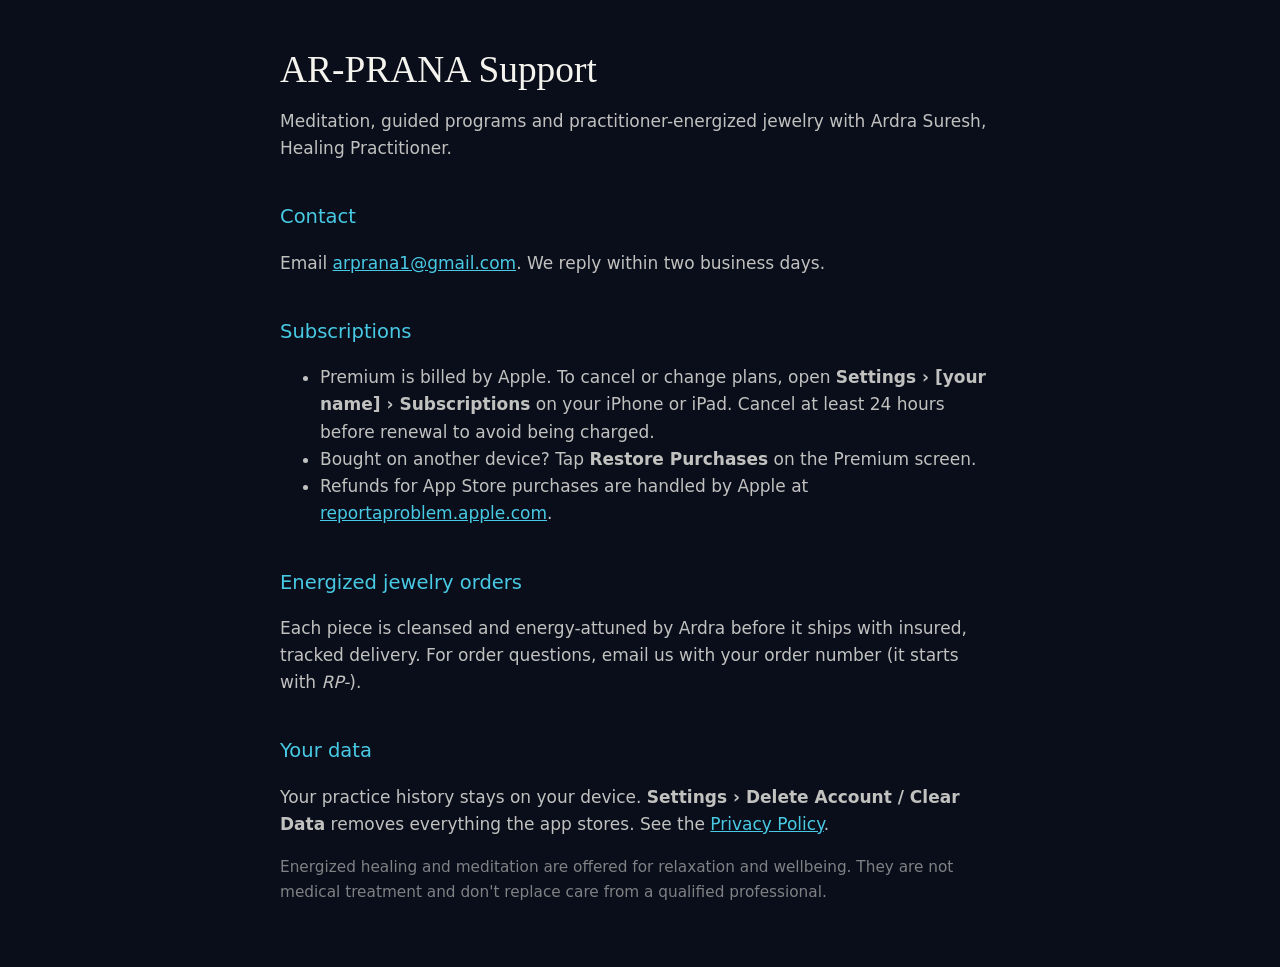
<file: index.html>
<!doctype html><html lang="en"><head><meta charset="utf-8"><meta name="viewport" content="width=device-width,initial-scale=1">
<title>AR-PRANA: Energized Healing · Support</title><link rel="stylesheet" href="style.css"></head><body><main>
<h1>AR-PRANA Support</h1>
<p>Meditation, guided programs and practitioner-energized jewelry with Ardra Suresh, Healing Practitioner.</p>
<h2>Contact</h2>
<p>Email <a href="mailto:arprana1@gmail.com">arprana1@gmail.com</a>. We reply within two business days.</p>
<h2>Subscriptions</h2>
<ul>
<li>Premium is billed by Apple. To cancel or change plans, open <strong>Settings › [your name] › Subscriptions</strong> on your iPhone or iPad. Cancel at least 24 hours before renewal to avoid being charged.</li>
<li>Bought on another device? Tap <strong>Restore Purchases</strong> on the Premium screen.</li>
<li>Refunds for App Store purchases are handled by Apple at <a href="https://reportaproblem.apple.com">reportaproblem.apple.com</a>.</li>
</ul>
<h2>Energized jewelry orders</h2>
<p>Each piece is cleansed and energy-attuned by Ardra before it ships with insured, tracked delivery. For order questions, email us with your order number (it starts with <em>RP-</em>).</p>
<h2>Your data</h2>
<p>Your practice history stays on your device. <strong>Settings › Delete Account / Clear Data</strong> removes everything the app stores. See the <a href="privacy.html">Privacy Policy</a>.</p>
<p class="muted">Energized healing and meditation are offered for relaxation and wellbeing. They are not medical treatment and don't replace care from a qualified professional.</p>
</main></body></html>
</file>
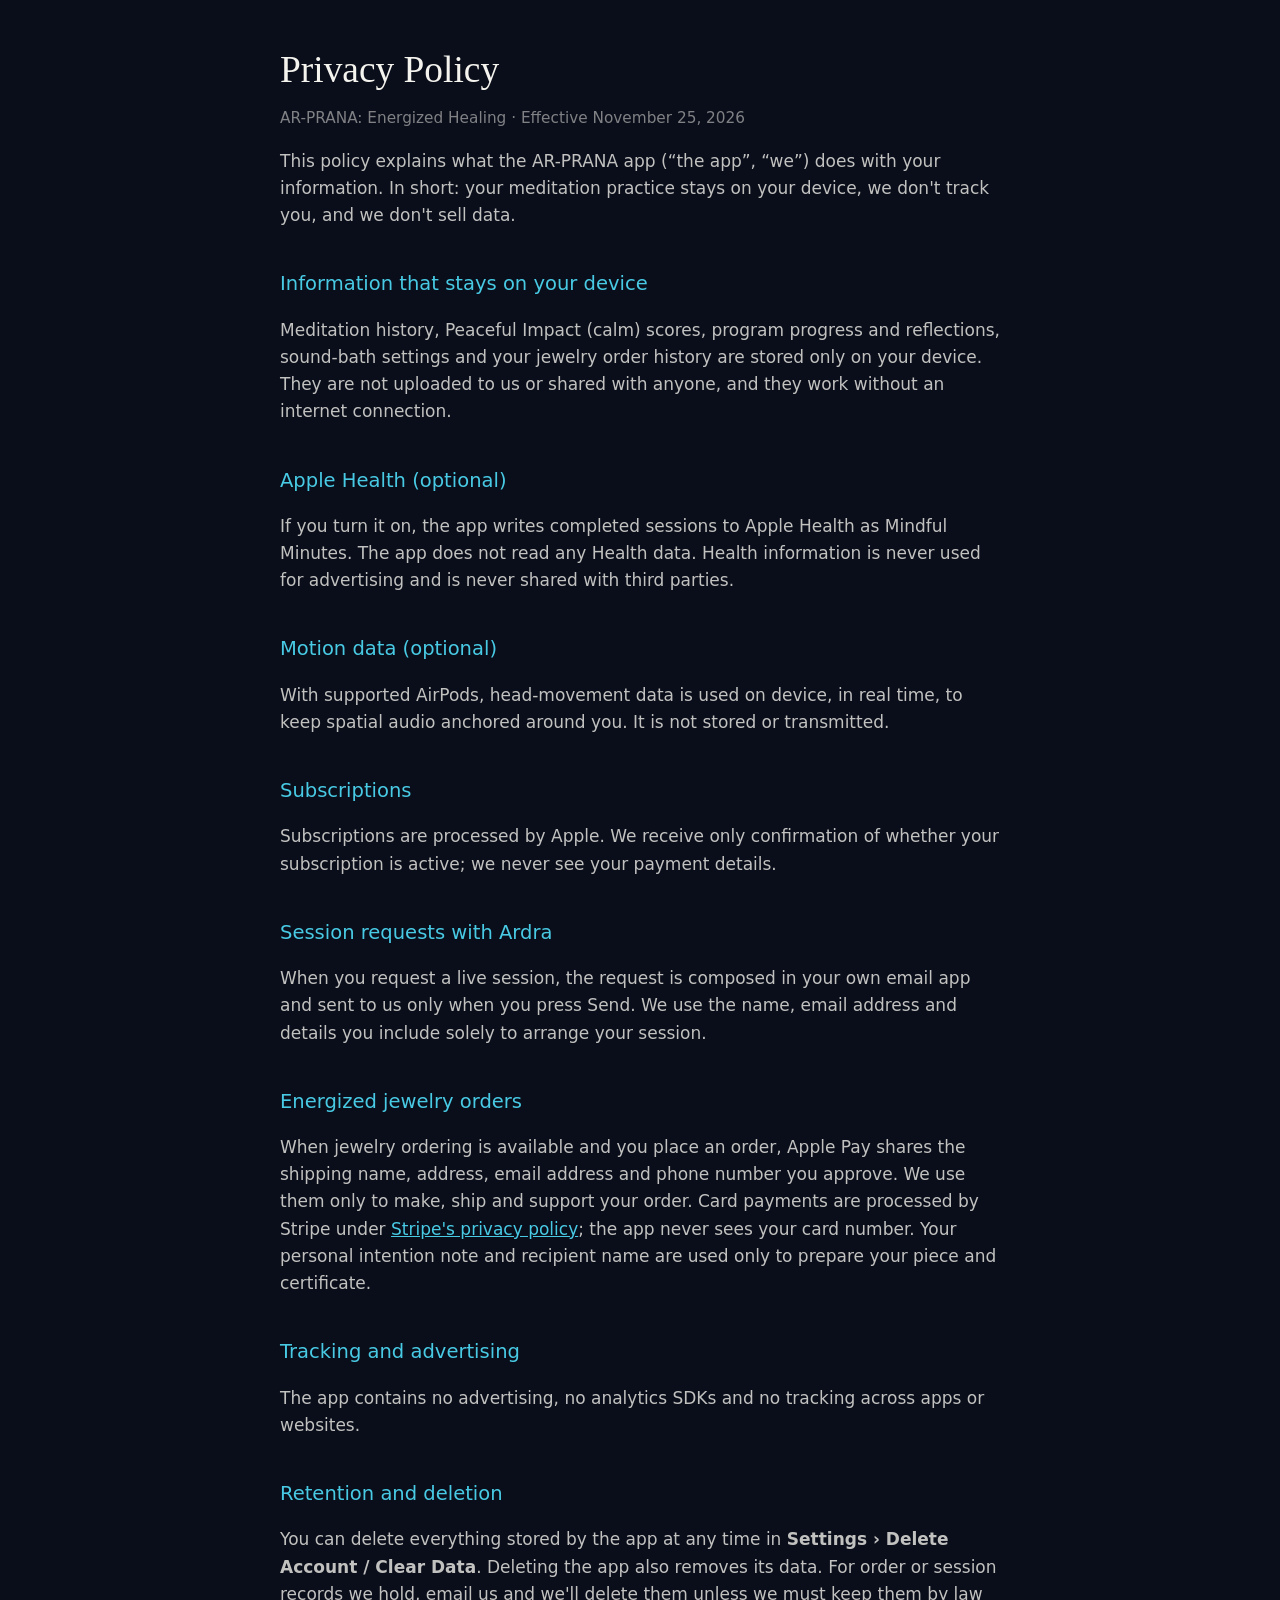
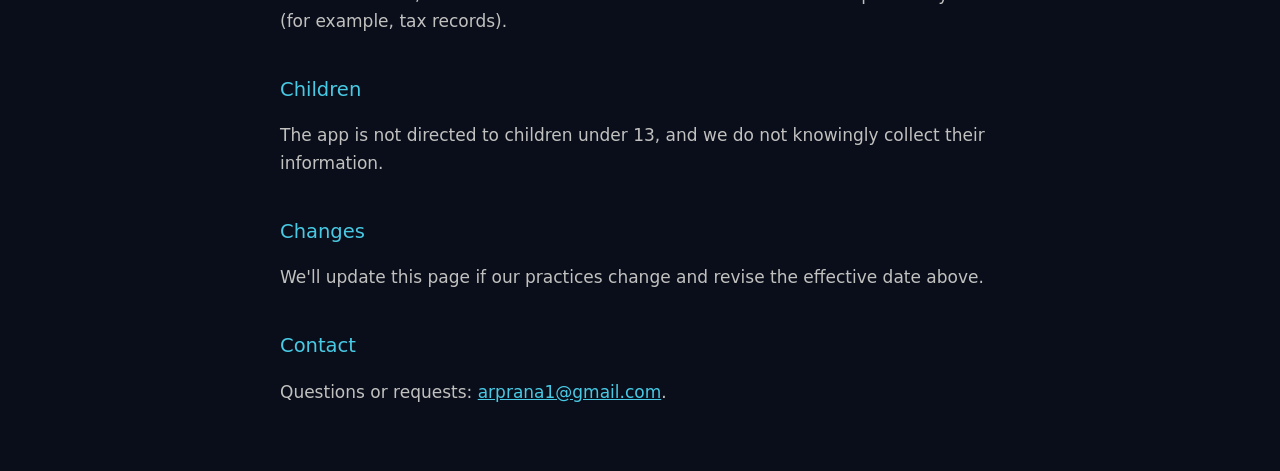
<file: privacy.html>
<!doctype html><html lang="en"><head><meta charset="utf-8"><meta name="viewport" content="width=device-width,initial-scale=1">
<title>AR-PRANA: Energized Healing · Privacy Policy</title><link rel="stylesheet" href="style.css"></head><body><main>
<h1>Privacy Policy</h1>
<p class="muted">AR-PRANA: Energized Healing · Effective November 25, 2026</p>
<p>This policy explains what the AR-PRANA app (“the app”, “we”) does with your information. In short: your meditation practice stays on your device, we don't track you, and we don't sell data.</p>

<h2>Information that stays on your device</h2>
<p>Meditation history, Peaceful Impact (calm) scores, program progress and reflections, sound-bath settings and your jewelry order history are stored only on your device. They are not uploaded to us or shared with anyone, and they work without an internet connection.</p>

<h2>Apple Health (optional)</h2>
<p>If you turn it on, the app writes completed sessions to Apple Health as Mindful Minutes. The app does not read any Health data. Health information is never used for advertising and is never shared with third parties.</p>

<h2>Motion data (optional)</h2>
<p>With supported AirPods, head-movement data is used on device, in real time, to keep spatial audio anchored around you. It is not stored or transmitted.</p>

<h2>Subscriptions</h2>
<p>Subscriptions are processed by Apple. We receive only confirmation of whether your subscription is active; we never see your payment details.</p>

<h2>Session requests with Ardra</h2>
<p>When you request a live session, the request is composed in your own email app and sent to us only when you press Send. We use the name, email address and details you include solely to arrange your session.</p>

<h2>Energized jewelry orders</h2>
<p>When jewelry ordering is available and you place an order, Apple Pay shares the shipping name, address, email address and phone number you approve. We use them only to make, ship and support your order. Card payments are processed by Stripe under <a href="https://stripe.com/privacy">Stripe's privacy policy</a>; the app never sees your card number. Your personal intention note and recipient name are used only to prepare your piece and certificate.</p>

<h2>Tracking and advertising</h2>
<p>The app contains no advertising, no analytics SDKs and no tracking across apps or websites.</p>

<h2>Retention and deletion</h2>
<p>You can delete everything stored by the app at any time in <strong>Settings › Delete Account / Clear Data</strong>. Deleting the app also removes its data. For order or session records we hold, email us and we'll delete them unless we must keep them by law (for example, tax records).</p>

<h2>Children</h2>
<p>The app is not directed to children under 13, and we do not knowingly collect their information.</p>

<h2>Changes</h2>
<p>We'll update this page if our practices change and revise the effective date above.</p>

<h2>Contact</h2>
<p>Questions or requests: <a href="mailto:arprana1@gmail.com">arprana1@gmail.com</a>.</p>
</main></body></html>
</file>
<file: style.css>
body{margin:0;background:#0A0E1A;color:#F5F3EE;font:17px/1.6 -apple-system,system-ui,sans-serif}
main{max-width:720px;margin:0 auto;padding:48px 24px}
h1{font:300 2.2em ui-serif,Georgia,serif;margin:0 0 .2em}h2{font-weight:500;font-size:1.15em;color:#48CAE4;margin-top:2em}
p,li{color:rgba(245,243,238,.78)}a{color:#48CAE4}.muted{color:rgba(245,243,238,.5);font-size:.9em}
</file>
